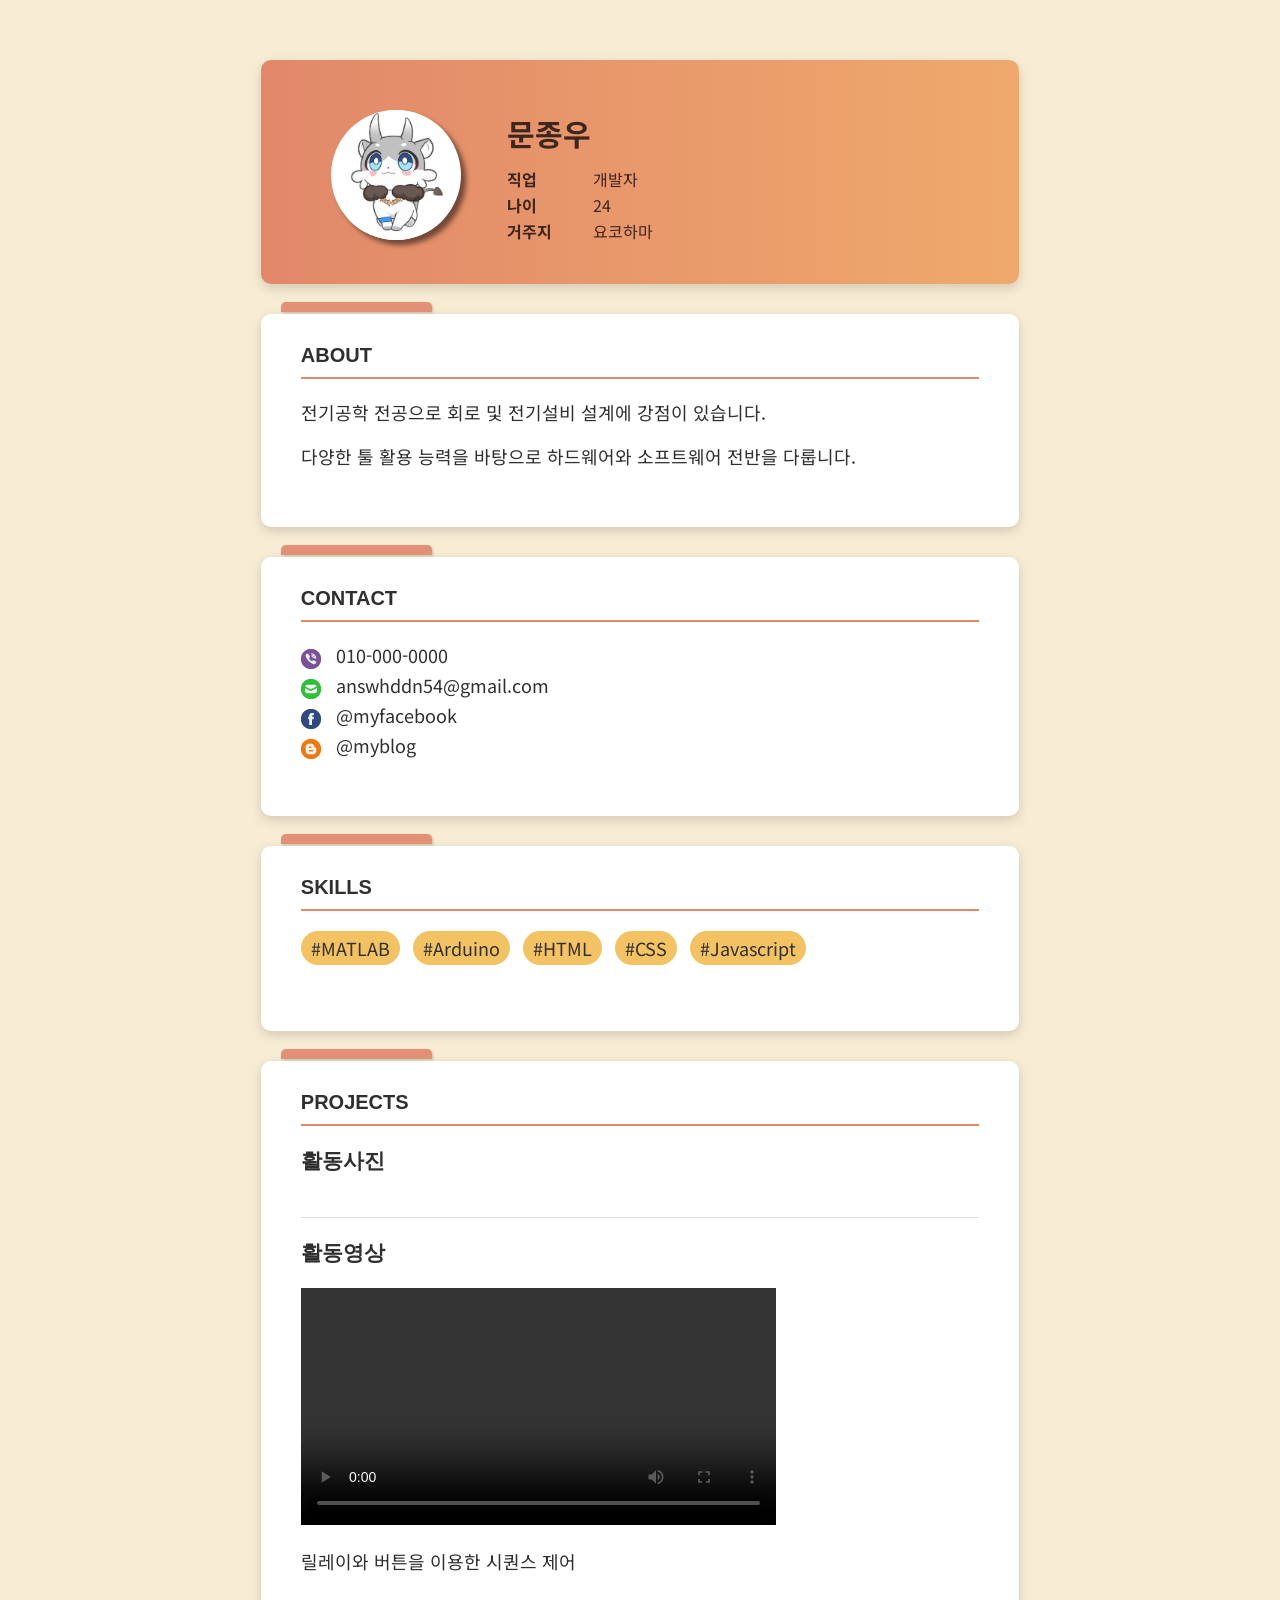
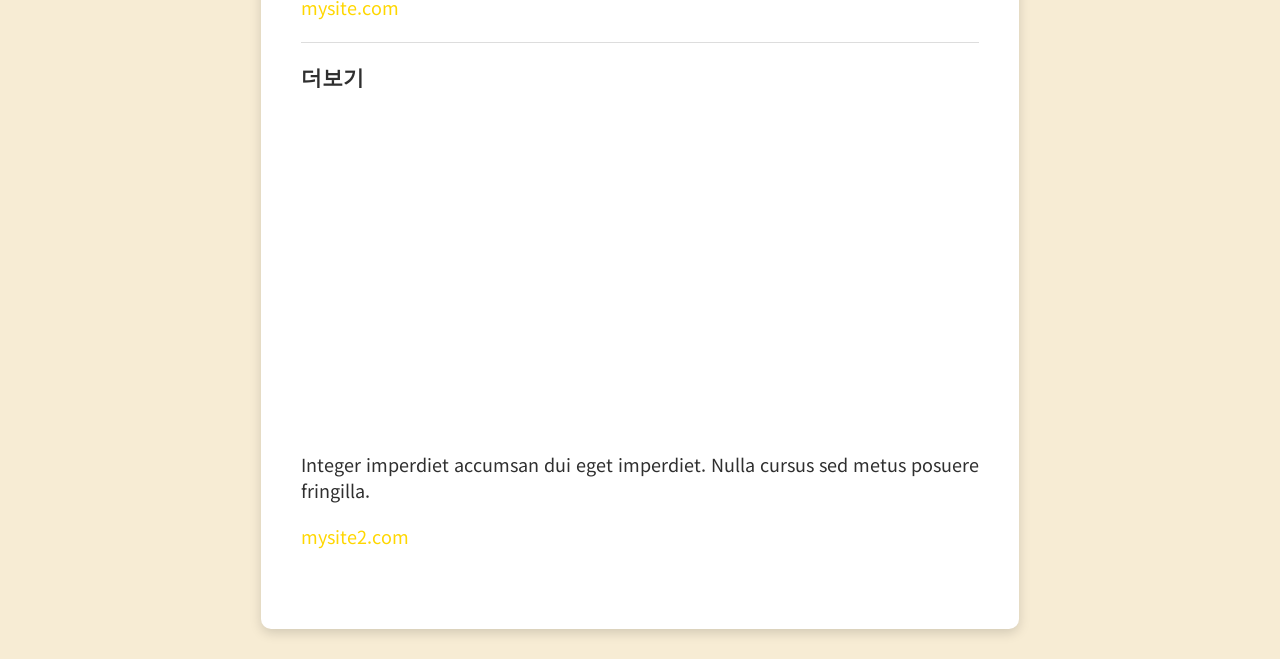
<file: 0724/index.html>
<!DOCTYPE html>
<html lang="ko">
<head>
    <meta charset="UTF-8">
    <title>이력서</title>
    <link rel="stylesheet" href="css/style.css">
</head>
<body>
    <div class="wrapper">
        <h1>이력서</h1> 
    
        <section id="my_info">
            <h2>My info</h2> 
            <img src="kimera-profile.jpg" alt="프로필 사진" />
            <table>
                <tbody>
                    <tr id="myname">
                        <th>이름</th>
                        <td>문종우</td>
                    </tr>
                    <tr>
                        <th>직업</th>
                        <td>개발자</td>
                    </tr>
                    <tr>
                        <th>나이</th>
                        <td>24</td>
                    </tr>
                    <tr>
                        <th>거주지</th>
                        <td>요코하마</td>
                    </tr>
                </tbody>
            </table>
        </section>
            
        <section id=""about>
            <h2>About</h2>
            <p>전기공학 전공으로 회로 및 전기설비 설계에 강점이 있습니다.</p>
            <p>다양한 툴 활용 능력을 바탕으로 하드웨어와 소프트웨어 전반을 다룹니다.</p>   
        </section>
        
        <section id="contact">
            <h2>Contact</h2>
            <ul>
                <li>
                    <a href="tel:0100000000">010-000-0000</a>
                </li>
                <li>
                    <a href="mailto:answhddn54@gmail.com" target="_blank">answhddn54@gmail.com</a>
                </li>
                <li>
                    <a href="https://facebook.com/myfacebook" target="_blank">@myfacebook</a>
                </li>
                <li>
                    <a href="https://naver.blog.com/myblog" target="_blank">@myblog</a>
                    </li>
            </ul>  
        </section>
        
        <section id="skill">
            <h2>Skills</h2>
            <ol>
                <li>MATLAB</li>
                <li>Arduino</li>
                <li>HTML</li>
                <li>CSS</li>
                <li>Javascript</li>
            </ol>
        </section>
        
        <section id="project">
            <h2>Projects</h2>
            <ol>
                <li>
                    <h3>활동사진</h3>
                </li>
                <li>
                    <h3>활동영상</h3>
                    <video src="20260408_091005.mp4" controls></video>
                    <p>릴레이와 버튼을 이용한 시퀀스 제어</p>
                    <a href="https://mysite.com" target="_blank">mysite.com</a>
                </li>
                <li>
                    <h3>더보기</h3>
                    <iframe width="100%" height="315" src="https://www.youtube.com/embed/7vedHzJu-H0" title="YouTube video player" frameborder="0" allow="accelerometer; autoplay; clipboard-write; encrypted-media; gyroscope; picture-in-picture" allowfullscreen></iframe>
                    <p>Integer imperdiet accumsan dui eget imperdiet. Nulla cursus sed metus posuere fringilla.</p>
                    <a href="https://mysite2.com" target="_blank">mysite2.com</a>
                </li>
            </ol>    
        </section>
    </div>
    

</body>
</html>
</file>
<file: 0724/css/style.css>
@charset "UTF-8";
@import url('https://fonts.googleapis.com/css2?family=Noto+Sans+KR&display=swap');

body {
    background-color: #f7ecd4;
    color: #2f2f2f;
    font-family: 'Noto Sans KR', sans-serif;
    font-size: 18px;
}

/* --- [1. 기본 section 스타일 및 폴더 느낌 기준 설정] --- */
/* --- [1. 기본 section 스타일 및 폴더 느낌 구현] --- */
section {
    background-color: white;
    border-radius: 10px;
    padding: 40px;
    /* 어긋난 띠가 아래 상자와 겹치지 않게 여백 약간 증가 */
    margin-bottom: 30px; 
    
    /* 가상 요소의 기준점이 되기 위해 필수 */
    position: relative;  
    
    /* 기본 상자 입체 그림자 */
    box-shadow: 0 4px 12px rgba(0, 0, 0, 0.15);
}

/* 폴더/포스트잇 느낌의 어긋난 색띠 (스티커) */
section::before {
    content: '';
    position: absolute;
    
    /* 위치 및 어긋남 설정 (상자 밖으로 살짝 튀어나옴) */
    top: -12px;          /* 위로 10px 튀어나옴 */
    left: 20px;         /* 왼쪽에서 20px 이동 (오른쪽으로 어긋남) */
    
    /* 스티커 크기 및 모양 */
    width: 20%;       /* 띠의 가로 길이를 짧게 포인트로 설정 */
    height: 10px;        /* 띠의 두께 */
    
    /* 배경색: 프로필 상자 대표 색상 (#e1886a 사용) */
    background-color: #e29176; 
    
    /* 디테일: 위쪽 모서리만 살짝 둥글게 */
    border-radius: 5px 5px 0 0; 
    
    /* 스티커 자체의 그림자 (더 입체적으로 보임) */
    box-shadow: 1px 1px 3px rgba(0, 0, 0, 0.2);
    
    /* 필요시 순서 조절 */
    z-index: 1;
}

/* 프로필 상자(#my_info) 자체에는 폴더 스티커가 안 보이게 처리 (선택 사항) */
#my_info::before {
    display: none;
}

.wrapper {
    width: 60%;
    margin: 20px auto;
}

h1 {
    display: none;
}

h2, h3 {
    font-family: sans-serif;
}

h2 {
    margin: -10px 0 20px 0;
    text-transform: uppercase;
    font-size: 20px;
    border-bottom: 2px solid #e1886a;
    padding-bottom: 10px;
}


#my_info {
    background: linear-gradient(90deg, #e1886a 0%, #f0a96c 100%);
    padding-top: 50px;
    margin-top: 60px;
    color: #3d261d;
    font-size: 18px;
    border-top: none;
}

#my_info h2 {
    display: none;
}

#my_info img {
    width: 130px;
    height: 130px;
    border-radius: 50%;
    margin-left: 30px;
    margin-right: 40px;
    vertical-align: middle;
    object-fit: contain;
    object-position: center;
    background-color: #ffffff;
    box-shadow: 5px 5px 5px rgba(0, 0, 0, 0.5);
} 

table {
    display: inline-block;
    border-collapse: collapse;
    border-spacing: 0;
    vertical-align: top;
}

th {
    text-align: left;
    padding-right: 20px;
}

th, td {
    font-size: 16px;
}

#myname th {
    display: none;
    font-size: 20px;
    font-weight: bold;
    margin-bottom: 5px;
}

#myname td {
    display: block;
    font-size: 30px;
    font-weight: bold;
    margin-bottom: 10px;
}

a {
    color: inherit;
    text-decoration: none;
}

a:hover {
    text-decoration: underline;
    color: gold;
}

ul {
    list-style: none;
    padding: 0;
}

ul li {
    margin-bottom: 4px;
}

ul li::before {
    display: inline-block;
    width: 20px;
    height: 20px;
    vertical-align: middle;
    margin-right: 10px;
}

ul li:nth-child(1)::before {
    content: url('../images/ico_mobile.png');
}
ul li:nth-child(2)::before {
    content: url('../images/ico_email.png');
}
ul li:nth-child(3)::before {
    content: url('../images/ico_facebook.png');
}
ul li:nth-child(4)::before {
    content: url('../images/ico_blog.png');
}

#skill ol {
    list-style: none;
    padding: 0;
}

#skill li {
    display: inline-block;
    background-color: #f3c262;
    padding: 4px 10px;
    border-radius: 32px;
    margin: 0 8px 8px 0;
}

#skill li::before {
    content: "#";
}

#project ol {
    list-style: none;
    padding: 0;
}

#project li {
    border-bottom: 1px solid #ddd;
    padding-bottom: 20px;
}

#project li:last-child {
    border-bottom: none;
}

#project video {
    width: 70%;
}

#project a {
    color: gold;
    display: inline-block;
    border-radius: 4px;
    padding: 2px 8px 2px 0;
}

#project a:hover {
    background-color: #2f2f2f;
    text-decoration: none;
    padding: 2px 8px;
    transition: padding 0.2s;
}
</file>
